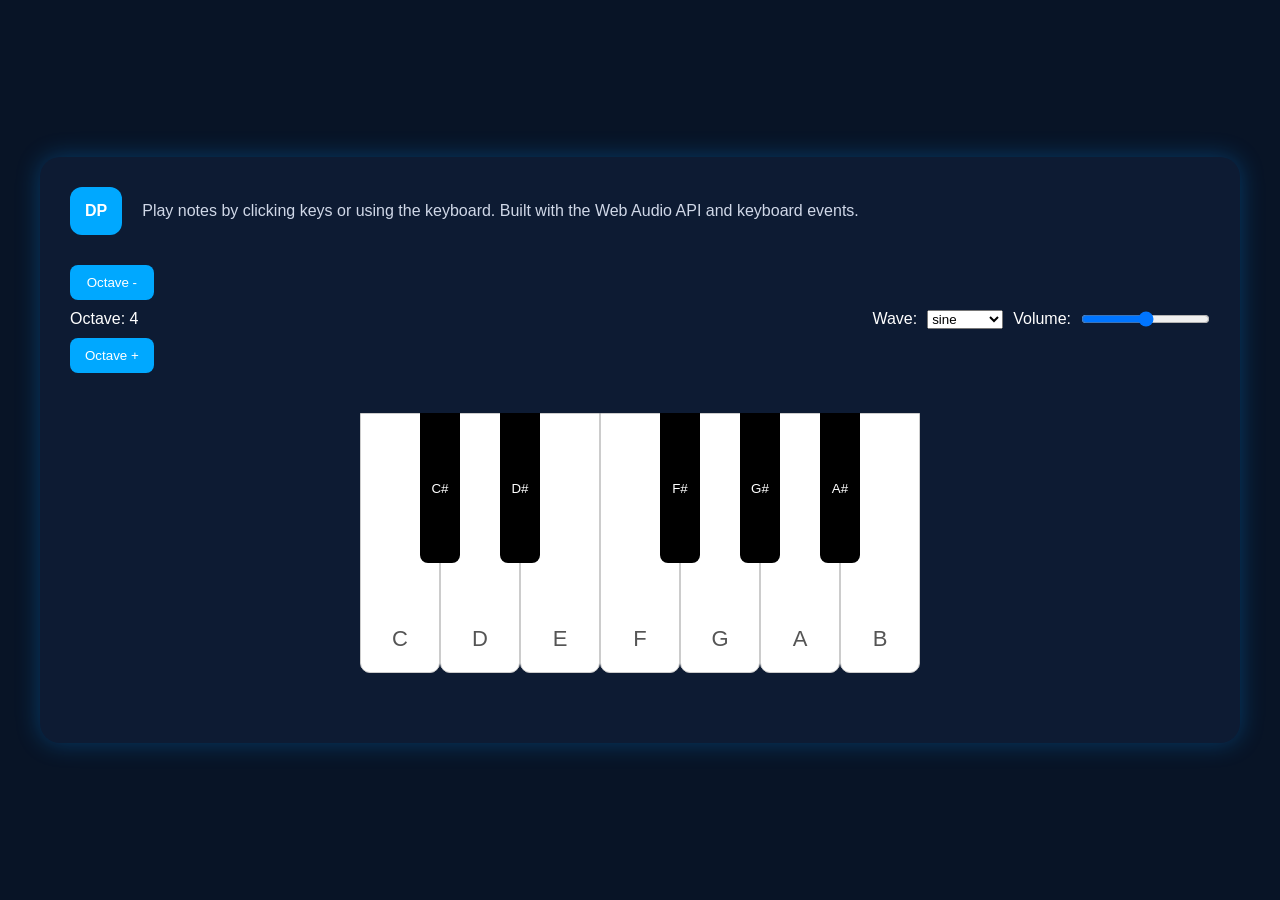
<file: index.html>
<!DOCTYPE html>
<html lang="en">
<head>
    <meta charset="UTF-8">
    <meta name="viewport" content="width=device-width, initial-scale=1.0">
    <title>Digital Piano</title>
    <link rel="stylesheet" href="style.css">
</head>
<body>

<div class="container">

    <div class="top-bar">
        <div class="logo">DP</div>

        <p class="info">
            Play notes by clicking keys or using the keyboard.
            Built with the Web Audio API and keyboard events.
        </p>
    </div>

    <div class="controls">

        <div class="octave-controls">
            <button id="octaveDown">Octave -</button>
            <p>Octave: <span id="octaveValue">4</span></p>
            <button id="octaveUp">Octave +</button>
        </div>

        <div class="sound-controls">
            <label>Wave:</label>

            <select id="waveType">
                <option value="sine">sine</option>
                <option value="triangle">triangle</option>
                <option value="sawtooth">sawtooth</option>
                <option value="square">square</option>
            </select>

            <label>Volume:</label>
            <input type="range" id="volume" min="0" max="1" step="0.1" value="0.5">
        </div>

    </div>

    <div class="piano">

        <button class="white key" data-note="C">C</button>
        <button class="white key" data-note="D">D</button>
        <button class="white key" data-note="E">E</button>
        <button class="white key" data-note="F">F</button>
        <button class="white key" data-note="G">G</button>
        <button class="white key" data-note="A">A</button>
        <button class="white key" data-note="B">B</button>

        <button class="black csharp">C#</button>
        <button class="black dsharp">D#</button>
        <button class="black fsharp">F#</button>
        <button class="black gsharp">G#</button>
        <button class="black asharp">A#</button>

    </div>

</div>

<script src="script.js"></script>

</body>
</html>
</file>
<file: style.css>
*{
    margin:0;
    padding:0;
    box-sizing:border-box;
}

body{
    background:#081426;
    font-family:Arial, sans-serif;
    color:white;
    display:flex;
    justify-content:center;
    align-items:center;
    min-height:100vh;
}

.container{
    width:1200px;
    background:#0d1b33;
    padding:30px;
    border-radius:20px;
    box-shadow:0 0 25px rgba(0,150,255,0.3);
}

.top-bar{
    display:flex;
    align-items:center;
    gap:20px;
    margin-bottom:30px;
}

.logo{
    background:#00a8ff;
    padding:15px;
    border-radius:12px;
    font-weight:bold;
}

.info{
    color:#d0d8e8;
}

.controls{
    display:flex;
    justify-content:space-between;
    align-items:center;
    margin-bottom:30px;
}

.octave-controls{
    display:flex;
    flex-direction:column;
    gap:10px;
}

.octave-controls button{
    background:#00a8ff;
    color:white;
    border:none;
    padding:10px 15px;
    border-radius:8px;
    cursor:pointer;
}

.sound-controls{
    display:flex;
    align-items:center;
    gap:10px;
}

.piano{
    position:relative;
    display:flex;
    width:560px;
    margin:40px auto;
    
}

.white{
    width:80px;
    height:260px;
    background:white;
    border:1px solid #ccc;
    color:#555;
    font-size:22px;
    
    display:flex;
    justify-content:center;
    align-items:flex-end;
    padding-bottom:20px;
}

.black{
    position:absolute;
    width:40px;
    height:150px;
    background:black;
    color:white;
    border:none;
    z-index:10;
}

.csharp{ left:60px;}
.dsharp{ left:140px; }

.fsharp{ left:300px; }
.gsharp{ left:380px; }
.asharp{ left:460px; }
.white{
    border-radius: 0 0 10px 10px;
}

.black{
    border-radius: 0 0 8px 8px;
}

.white:hover{
    background:#f5f5f5;
}

.black:hover{
    background:#333;
}

.white:active,
.black:active{
    transform:translateY(2px);
}
</file>
<file: OneDrive/Desktop/Digital-Piano/style.css>
*{
    margin:0;
    padding:0;
    box-sizing:border-box;
}

body{
    background:#081426;
    font-family:Arial, sans-serif;
    color:white;
    display:flex;
    justify-content:center;
    align-items:center;
    min-height:100vh;
}

.container{
    width:1200px;
    background:#0d1b33;
    padding:30px;
    border-radius:20px;
    box-shadow:0 0 25px rgba(0,150,255,0.3);
}

.top-bar{
    display:flex;
    align-items:center;
    gap:20px;
    margin-bottom:30px;
}

.logo{
    background:#00a8ff;
    padding:15px;
    border-radius:12px;
    font-weight:bold;
}

.info{
    color:#d0d8e8;
}

.controls{
    display:flex;
    justify-content:space-between;
    align-items:center;
    margin-bottom:30px;
}

.octave-controls{
    display:flex;
    flex-direction:column;
    gap:10px;
}

.octave-controls button{
    background:#00a8ff;
    color:white;
    border:none;
    padding:10px 15px;
    border-radius:8px;
    cursor:pointer;
}

.sound-controls{
    display:flex;
    align-items:center;
    gap:10px;
}

.piano{
    position:relative;
    display:flex;
    width:560px;
    margin:40px auto;
    
}

.white{
    width:80px;
    height:260px;
    background:white;
    border:1px solid #ccc;
    color:#555;
    font-size:22px;
    
    display:flex;
    justify-content:center;
    align-items:flex-end;
    padding-bottom:20px;
}

.black{
    position:absolute;
    width:40px;
    height:150px;
    background:black;
    color:white;
    border:none;
    z-index:10;
}

.csharp{ left:60px;}
.dsharp{ left:140px; }

.fsharp{ left:300px; }
.gsharp{ left:380px; }
.asharp{ left:460px; }
.white{
    border-radius: 0 0 10px 10px;
}

.black{
    border-radius: 0 0 8px 8px;
}

.white:hover{
    background:#f5f5f5;
}

.black:hover{
    background:#333;
}

.white:active,
.black:active{
    transform:translateY(2px);
}
</file>
